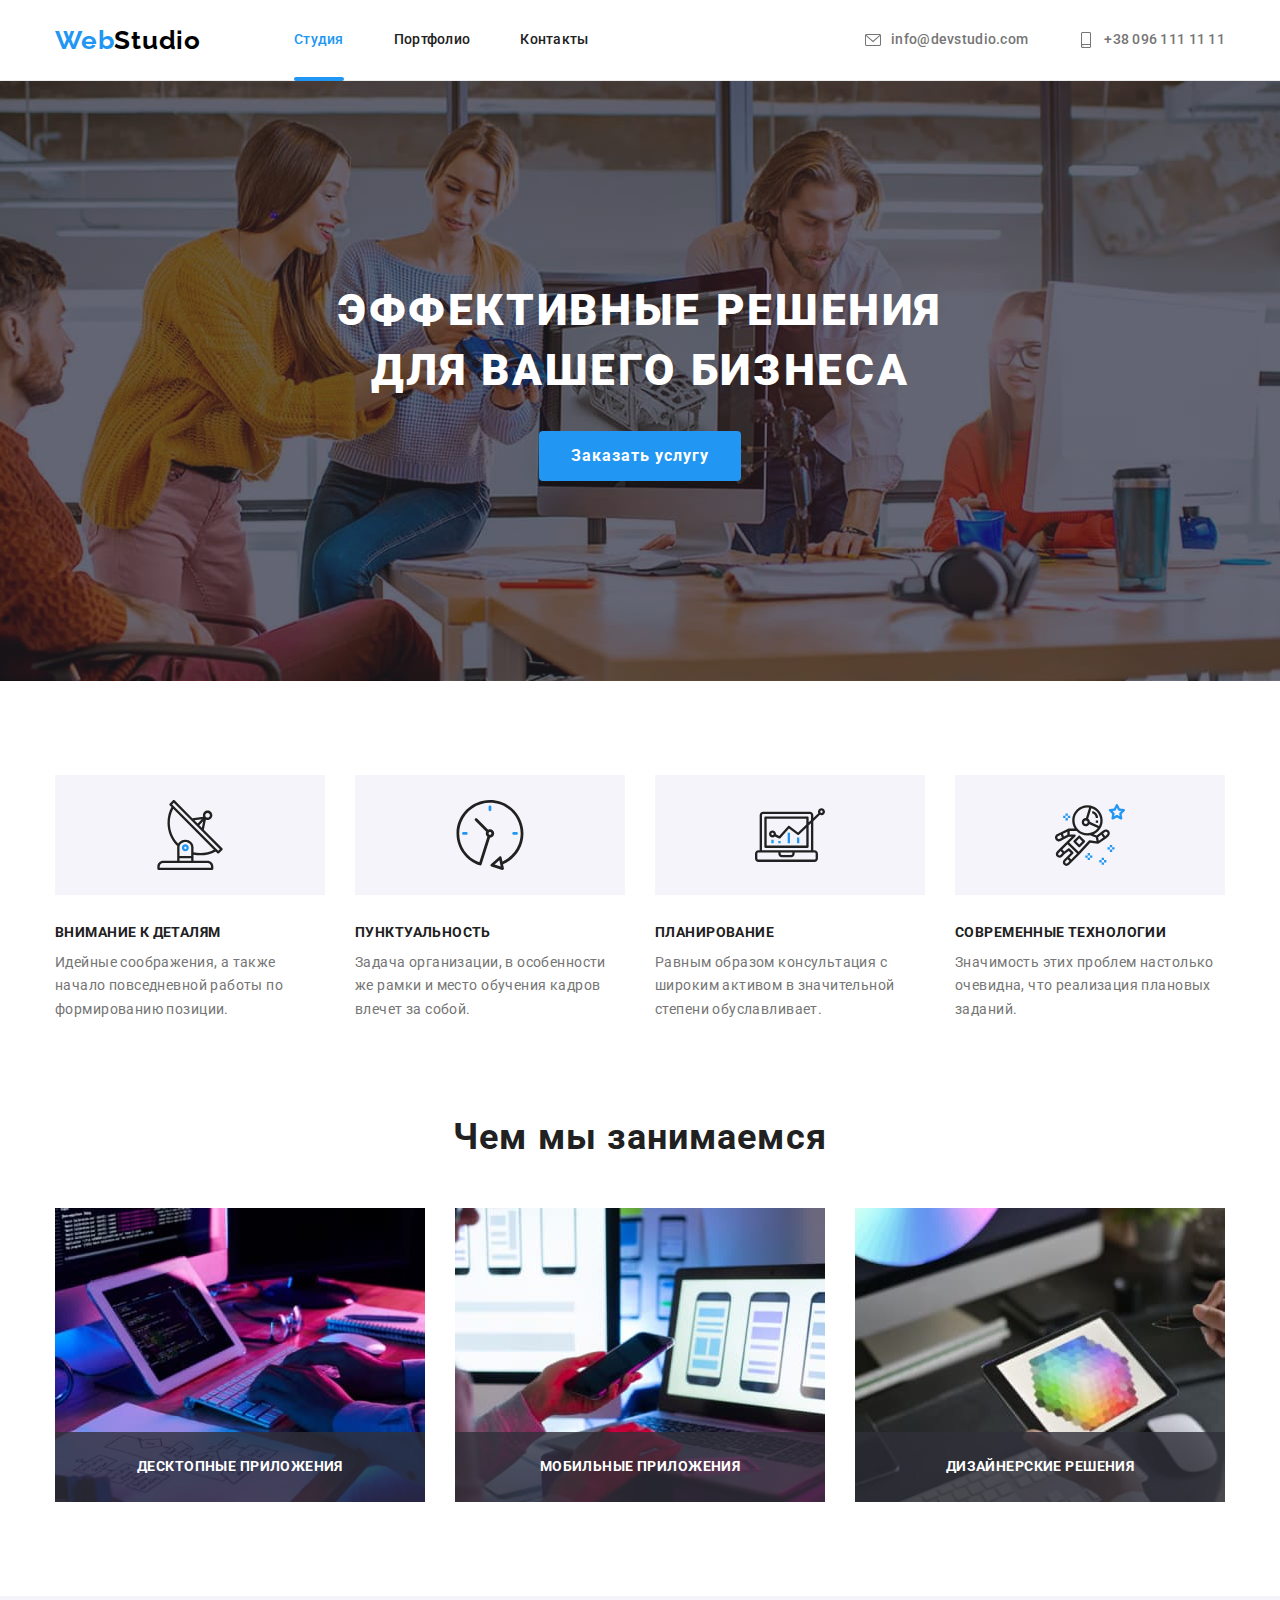
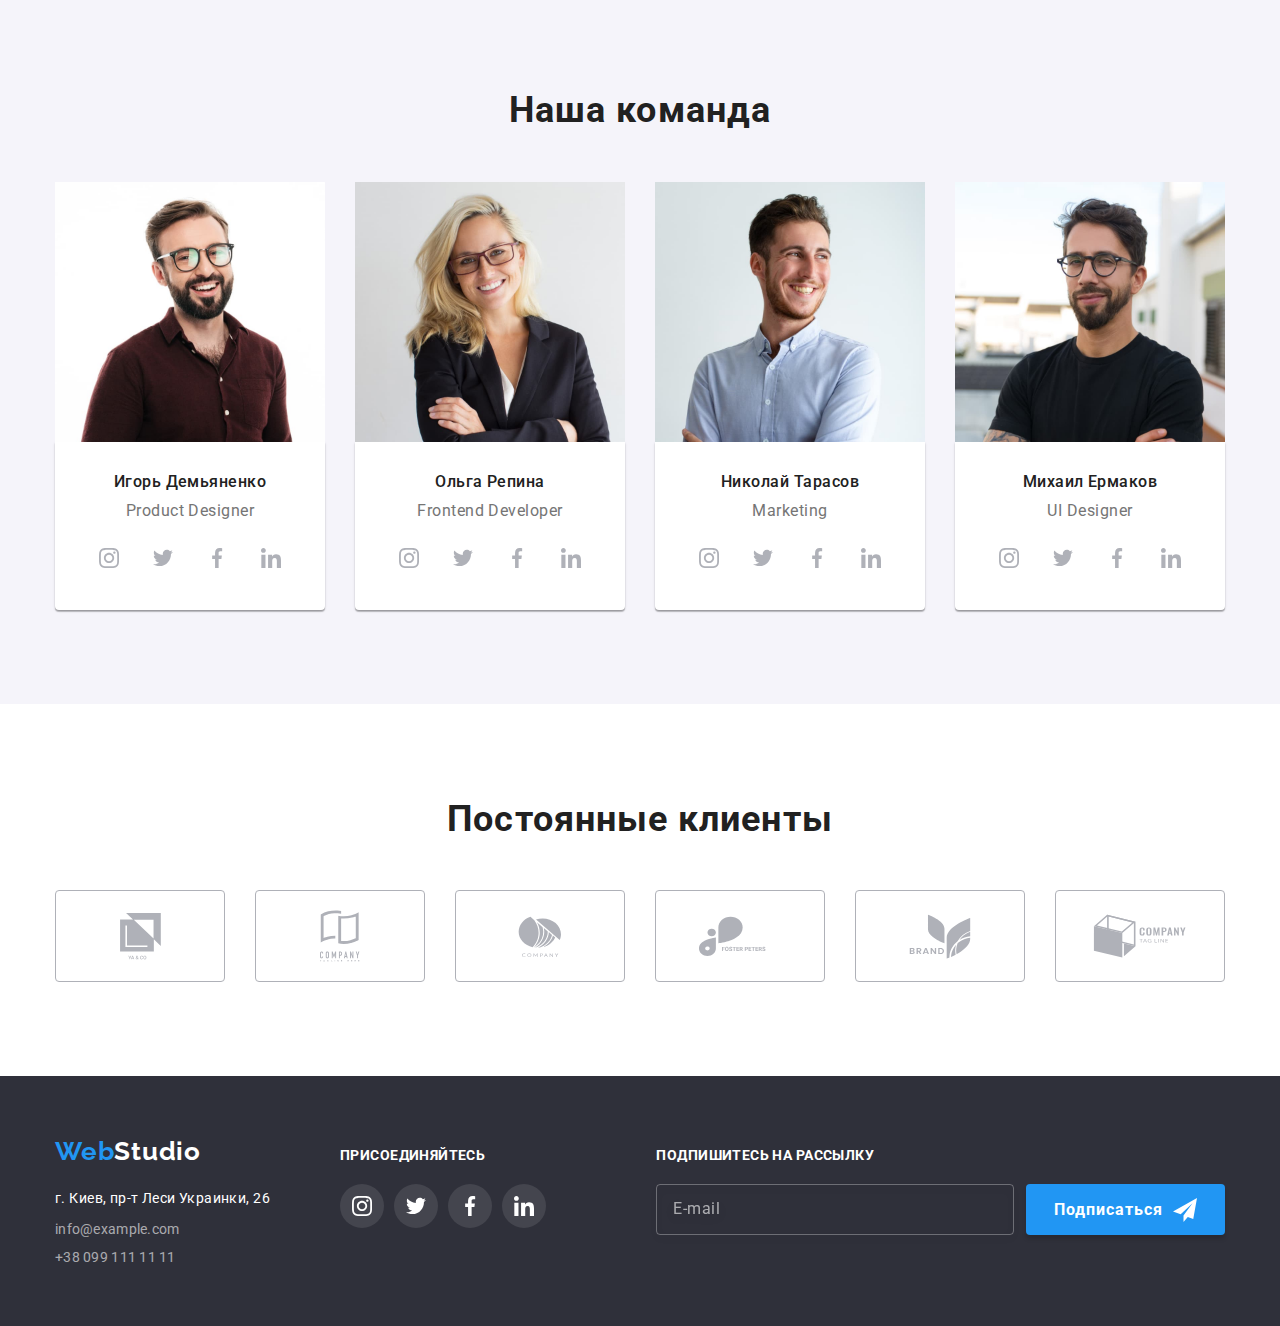
<file: index.html>
<!DOCTYPE html>
<html lang="ru">
  <head>
    <meta charset="UTF-8" />
    <meta http-equiv="X-UA-Compatible" content="IE=edge" />
    <meta name="viewport" content="width=device-width, initial-scale=1.0" />
    <title>Студия</title>
    <link rel="stylesheet" href="./css/modern-normalize.css" />
    <link rel="stylesheet" href="./css/main.min.css" />
    <link rel="preconnect" href="https://fonts.googleapis.com" />
    <link rel="preconnect" href="https://fonts.gstatic.com" crossorigin />
    <link
      href="https://fonts.googleapis.com/css2?family=Raleway:wght@700&family=Roboto:wght@400;500;700;900&display=swap"
      rel="stylesheet"
    />
  </head>
  <body>
    <header class="header">
      <div class="container header__container">
        <nav class="header__navi">
          <a class="header-logo__first header-logo logo link" lang="en" href="./index.html"
            >Web<span class="header-logo__second logo">Studio</span></a
          >

          <ul class="header-list list">
            <li class="header-list__item">
              <a class="header-list__link current link" href="./index.html">Студия</a>
            </li>
            <li class="header-list__item">
              <a class="header-list__link link" href="./portfolio.html">Портфолио</a>
            </li>
            <li class="header-list__item">
              <a class="header-list__link link" href="">Контакты</a>
            </li>
          </ul>
        </nav>
        <ul class="contact-list list">
          <li class="contact-list__item">
            <a href="mailto:info@devstudio.com" class="contact-list__contacts header-envelope link">
              <svg class="contact-list__item-icon" width="16" height="16">
                <use href="./images/icons.svg#icon-envelope"></use>
              </svg>
              info@devstudio.com</a
            >
          </li>
          <li class="contact-list__item">
            <a href="tel:+380961111111" class="contact-list__contacts header-tel link">
              <svg class="contact-list__item-icon" width="16" height="16">
                <use href="./images/icons.svg#icon-smartphone"></use>
              </svg>
              +38 096 111 11 11</a
            >
          </li>
        </ul>
      </div>
    </header>
    <main>
      <section class="main section">
        <div class="container main__container">
          <h1 class="main__title">Эффективные решения для вашего бизнеса</h1>
          <button class="main__btn" type="button" data-modal-open>Заказать услугу</button>
        </div>
      </section>
      <section class="features section">
        <div class="container">
          <h2 class="features__title visually-hidden">заголовок</h2>
          <ul class="features-list list">
            <li class="features-list__item">
              <div class="features-list__icon-item">
                <svg class="features-list__icon-icon" width="70" height="70">
                  <use href="./images/icons.svg#icon-antenna"></use>
                </svg>
              </div>
              <h3 class="features-list__func">Внимание к деталям</h3>
              <p class="features-list__text">
                Идейные соображения, а также начало повседневной работы по формированию позиции.
              </p>
            </li>
            <li class="features-list__item">
              <div class="features-list__icon-item">
                <svg class="features-list__icon-icon" width="70" height="70">
                  <use href="./images/icons.svg#icon-clock"></use>
                </svg>
              </div>
              <h3 class="features-list__func">Пунктуальность</h3>
              <p class="features-list__text">
                Задача организации, в особенности же рамки и место обучения кадров влечет за собой.
              </p>
            </li>
            <li class="features-list__item">
              <div class="features-list__icon-item">
                <svg class="features-list__icon-icon" width="70" height="70">
                  <use href="./images/icons.svg#icon-diagram"></use>
                </svg>
              </div>
              <h3 class="features-list__func">Планирование</h3>
              <p class="features-list__text">
                Равным образом консультация с широким активом в значительной степени обуславливает.
              </p>
            </li>
            <li class="features-list__item">
              <div class="features-list__icon-item">
                <svg class="features-list__icon-icon" width="70" height="70">
                  <use href="./images/icons.svg#icon-astronaut"></use>
                </svg>
              </div>
              <h3 class="features-list__func">Современные технологии</h3>
              <p class="features-list__text">
                Значимость этих проблем настолько очевидна, что реализация плановых заданий.
              </p>
            </li>
          </ul>
        </div>
      </section>
      <section class="about section">
        <div class="container">
          <h2 class="about__title">Чем мы занимаемся</h2>
          <ul class="about-list list">
            <li class="about-list__item">
              <img
                src="./images/box_01.jpg"
                alt="Адаптация сайта для ПК"
                width="370"
                height="294"
              />
              <div class="about-list__top">
                <p class="about-list__top-text">Десктопные приложения</p>
              </div>
            </li>
            <li class="about-list__item">
              <img
                src="./images/box_02.jpg"
                alt="Адаптация сайта для смаптфона"
                width="370"
                height="294"
              />
              <div class="about-list__top">
                <p class="about-list__top-text">Мобильные приложения</p>
              </div>
            </li>
            <li class="about-list__item">
              <img
                src="./images/box_03.jpg"
                alt="Адаптация сайта для планшета"
                width="370"
                height="294"
              />
              <div class="about-list__top">
                <p class="about-list__top-text">Дизайнерские решения</p>
              </div>
            </li>
          </ul>
        </div>
      </section>
      <section class="team section">
        <div class="container">
          <h2 class="team__title">Наша команда</h2>
          <ul class="team-list list">
            <li class="team-list__item">
              <img
                src="./images/img_01.jpg"
                alt="Игорь Демьяненко"
                width="270"
                height="260"
                class="team-img"
              />
              <div class="team-list__card">
                <h3 class="team-list__personal">Игорь Демьяненко</h3>
                <p lang="en" class="team-list__text">Product Designer</p>
                <ul class="team-list__social social list">
                  <li class="social__item">
                    <a href="" class="social__link">
                      <svg class="social__icon" width="20" height="20">
                        <use href="./images/icons.svg#icon-instagram"></use>
                      </svg>
                    </a>
                  </li>
                  <li class="social__item">
                    <a href="" class="social__link">
                      <svg class="social__icon" width="20" height="20">
                        <use href="./images/icons.svg#icon-twitter"></use>
                      </svg>
                    </a>
                  </li>
                  <li class="social__item">
                    <a href="" class="social__link">
                      <svg class="social__icon" width="20" height="20">
                        <use href="./images/icons.svg#icon-facebook"></use>
                      </svg>
                    </a>
                  </li>
                  <li class="social__item">
                    <a href="" class="social__link">
                      <svg class="social__icon" width="20" height="20">
                        <use href="./images/icons.svg#icon-linkedin"></use>
                      </svg>
                    </a>
                  </li>
                </ul>
              </div>
            </li>
            <li class="team-list__item">
              <img
                src="./images/img_02.jpg"
                alt="Ольга Репина"
                width="270"
                height="260"
                class="team-img"
              />
              <div class="team-list__card">
                <h3 class="team-list__personal">Ольга Репина</h3>
                <p lang="en" class="team-list__text">Frontend Developer</p>
                <ul class="team-list__social social list">
                  <li class="social__item">
                    <a href="" class="social__link">
                      <svg class="social__icon" width="20" height="20">
                        <use href="./images/icons.svg#icon-instagram"></use>
                      </svg>
                    </a>
                  </li>
                  <li class="social__item">
                    <a href="" class="social__link">
                      <svg class="social__icon" width="20" height="20">
                        <use href="./images/icons.svg#icon-twitter"></use>
                      </svg>
                    </a>
                  </li>
                  <li class="social__item">
                    <a href="" class="social__link">
                      <svg class="social__icon" width="20" height="20">
                        <use href="./images/icons.svg#icon-facebook"></use>
                      </svg>
                    </a>
                  </li>
                  <li class="social__item">
                    <a href="" class="social__link">
                      <svg class="social__icon" width="20" height="20">
                        <use href="./images/icons.svg#icon-linkedin"></use>
                      </svg>
                    </a>
                  </li>
                </ul>
              </div>
            </li>
            <li class="team-list__item">
              <img
                src="./images/img_03.jpg"
                alt="Николай Тарасов"
                width="270"
                height="260"
                class="team-img"
              />
              <div class="team-list__card">
                <h3 class="team-list__personal">Николай Тарасов</h3>
                <p lang="en" class="team-list__text">Marketing</p>
                <ul class="team-list__social social list">
                  <li class="social__item">
                    <a href="" class="social__link">
                      <svg class="social__icon" width="20" height="20">
                        <use href="./images/icons.svg#icon-instagram"></use>
                      </svg>
                    </a>
                  </li>
                  <li class="social__item">
                    <a href="" class="social__link">
                      <svg class="social__icon" width="20" height="20">
                        <use href="./images/icons.svg#icon-twitter"></use>
                      </svg>
                    </a>
                  </li>
                  <li class="social__item">
                    <a href="" class="social__link">
                      <svg class="social__icon" width="20" height="20">
                        <use href="./images/icons.svg#icon-facebook"></use>
                      </svg>
                    </a>
                  </li>
                  <li class="social__item">
                    <a href="" class="social__link">
                      <svg class="social__icon" width="20" height="20">
                        <use href="./images/icons.svg#icon-linkedin"></use>
                      </svg>
                    </a>
                  </li>
                </ul>
              </div>
            </li>
            <li class="team-list__item">
              <img
                src="./images/img_04.jpg"
                alt="Михаил Ермаков"
                width="270"
                height="260"
                class="team-img"
              />
              <div class="team-list__card">
                <h3 class="team-list__personal">Михаил Ермаков</h3>
                <p lang="en" class="team-list__text">UI Designer</p>
                <ul class="team-list__social social list">
                  <li class="social__item">
                    <a href="" class="social__link">
                      <svg class="social__icon" width="20" height="20">
                        <use href="./images/icons.svg#icon-instagram"></use>
                      </svg>
                    </a>
                  </li>
                  <li class="social__item">
                    <a href="" class="social__link">
                      <svg class="social__icon" width="20" height="20">
                        <use href="./images/icons.svg#icon-twitter"></use>
                      </svg>
                    </a>
                  </li>
                  <li class="social__item">
                    <a href="" class="social__link">
                      <svg class="social__icon" width="20" height="20">
                        <use href="./images/icons.svg#icon-facebook"></use>
                      </svg>
                    </a>
                  </li>
                  <li class="social__item">
                    <a href="" class="social__link">
                      <svg class="social__icon" width="20" height="20">
                        <use href="./images/icons.svg#icon-linkedin"></use>
                      </svg>
                    </a>
                  </li>
                </ul>
              </div>
            </li>
          </ul>
        </div>
      </section>
      <section class="client section">
        <h2 class="client__title">Постоянные клиенты</h2>
        <ul class="client-list list">
          <li class="client__item">
            <a href="" class="client__link">
              <svg class="client__icon" width="41" height="46.7">
                <use href="./images/icons.svg#icon-group_01"></use>
              </svg>
            </a>
          </li>
          <li class="client__item">
            <a href="" class="client__link">
              <svg class="client__icon" width="40" height="52">
                <use href="./images/icons.svg#icon-group_02"></use>
              </svg>
            </a>
          </li>
          <li class="client__item">
            <a href="" class="client__link">
              <svg class="client__icon" width="43.46" height="41.18">
                <use href="./images/icons.svg#icon-group_03"></use>
              </svg>
            </a>
          </li>
          <li class="client__item">
            <a href="" class="client__link">
              <svg class="client__icon" width="84.44" height="40.62">
                <use href="./images/icons.svg#icon-group_04"></use>
              </svg>
            </a>
          </li>
          <li class="client__item">
            <a href="" class="client__link">
              <svg class="client__icon" width="62.54" height="45.43">
                <use href="./images/icons.svg#icon-group_05"></use>
              </svg>
            </a>
          </li>
          <li class="client__item">
            <a href="" class="client__link">
              <svg class="client__icon" width="93.79" height="43.93">
                <use href="./images/icons.svg#icon-group_06"></use>
              </svg>
            </a>
          </li>
        </ul>
      </section>
    </main>
    <footer class="footer-main">
      <div class="container footer">
        <div class="footer__first">
          <a lang="en" href="./index.html" class="footer-logo__first logo footer-logo link"
            >Web<span class="footer-logo__second logo">Studio</span></a
          >
          <address class="footer__addr">
            <ul class="footer-list list">
              <li class="footer-list__item">
                <a href="https://goo.gl/maps/25rhQZWRj38k3xnr6" class="footer-list__address link"
                  >г. Киев, пр-т Леси Украинки, 26</a
                >
              </li>
              <li class="footer-list__item">
                <a href="mailto:info@example.com" class="footer-list__contacts link"
                  >info@example.com</a
                >
              </li>
              <li class="footer-list__item">
                <a href="tel:+380991111111" class="footer-list__contacts link">+38 099 111 11 11</a>
              </li>
            </ul>
          </address>
        </div>
        <div class="footer-list__join join">
          <p class="join__title">присоединяйтесь</p>
          <ul class="join__social social list">
            <li class="join__social-item">
              <a href="" class="join__social-link">
                <svg class="join__social-icon" width="20" height="20">
                  <use href="./images/icons.svg#icon-instagram"></use>
                </svg>
              </a>
            </li>
            <li class="join__social-item">
              <a href="" class="join__social-link">
                <svg class="join__social-icon" width="20" height="20">
                  <use href="./images/icons.svg#icon-twitter"></use>
                </svg>
              </a>
            </li>
            <li class="join__social-item">
              <a href="" class="join__social-link">
                <svg class="join__social-icon" width="20" height="20">
                  <use href="./images/icons.svg#icon-facebook"></use>
                </svg>
              </a>
            </li>
            <li class="join__social-item">
              <a href="" class="join__social-link">
                <svg class="join__social-icon" width="20" height="20">
                  <use href="./images/icons.svg#icon-linkedin"></use>
                </svg>
              </a>
            </li>
          </ul>
        </div>
        <div class="mailing">
          <p class="mailing__title">Подпишитесь на рассылку</p>
          <form action="#" class="mailing__forms">
            <input type="email" class="mailing__text" placeholder="E-mail" />
            <button type="submit" class="mailing__btn">
              Подписаться
              <svg class="mailing__send" width="24" height="24">
                <use href="images/icons.svg#icon-send"></use>
              </svg>
            </button>
          </form>
        </div>
      </div>
    </footer>

    <div class="dropwindow is-hidden" data-modal>
      <div class="modal">
        <button type="button" class="modal__close" data-modal-close>
          <svg class="modal__close-icon" width="18" height="18">
            <use href="./images/icons.svg#icon-close"></use>
          </svg>
        </button>
        <p class="modal__title">Оставьте свои данные, мы вам перезвоним</p>
        <form action="#" class="modal-form">
          <div class="modal-form__field">
            <label for="user-name" class="modal-form__text">Имя</label>
            <div class="modal-form__wrap">
              <input
                type="text"
                name="user-name"
                class="modal-form__input"
                id="user-name"
                required
              />
              <svg class="modal-form__icon" width="18" height="18">
                <use href="images/icons.svg#icon-person"></use>
              </svg>
            </div>
          </div>
          <div class="modal-form__field">
            <label for="user-tel" class="modal-form__text">Телефон</label>
            <div class="modal-form__wrap">
              <input type="tel" name="user-tel" class="modal-form__input" id="user-tel" required />
              <svg class="modal-form__icon" width="18" height="18">
                <use href="images/icons.svg#icon-phone"></use>
              </svg>
            </div>
          </div>
          <div class="modal-form__field">
            <label for="user-email" class="modal-form__text">Почта</label>
            <div class="modal-form__wrap">
              <input type="email" name="user-email" class="modal-form__input" id="user-email" />
              <svg class="modal-form__icon" width="18" height="18">
                <use href="images/icons.svg#icon-email"></use>
              </svg>
            </div>
          </div>
          <div class="modal-form__field comment-text">
            <label for="user-text" class="modal-form__text">Комментарий</label>
            <textarea
              name="user-text"
              id="user-text"
              class="modal-form__text-area"
              placeholder="Введите текст"
            ></textarea>
          </div>
          <div class="modal-form__field checkbox-form-field">
            <input
              type="checkbox"
              name="policy"
              id="modal-check"
              class="modal-form__check visually-hidden"
            />
            <label for="modal-check" class="modal-form__check-text">
              <span>
                <svg class="modal-form__icon-check" width="13" height="11">
                  <use href="images/icons.svg#icon-check"></use>
                </svg> </span
              >Соглашаюсь с рассылкой и принимаю
              <a href="#" class="modal-form__check-link">Условия договора</a></label
            >
          </div>
          <button type="submit" class="main__btn modal-form__btn">Отправить</button>
        </form>
      </div>
    </div>
    <script src="./js/modal.js"></script>
  </body>
</html>
</file>
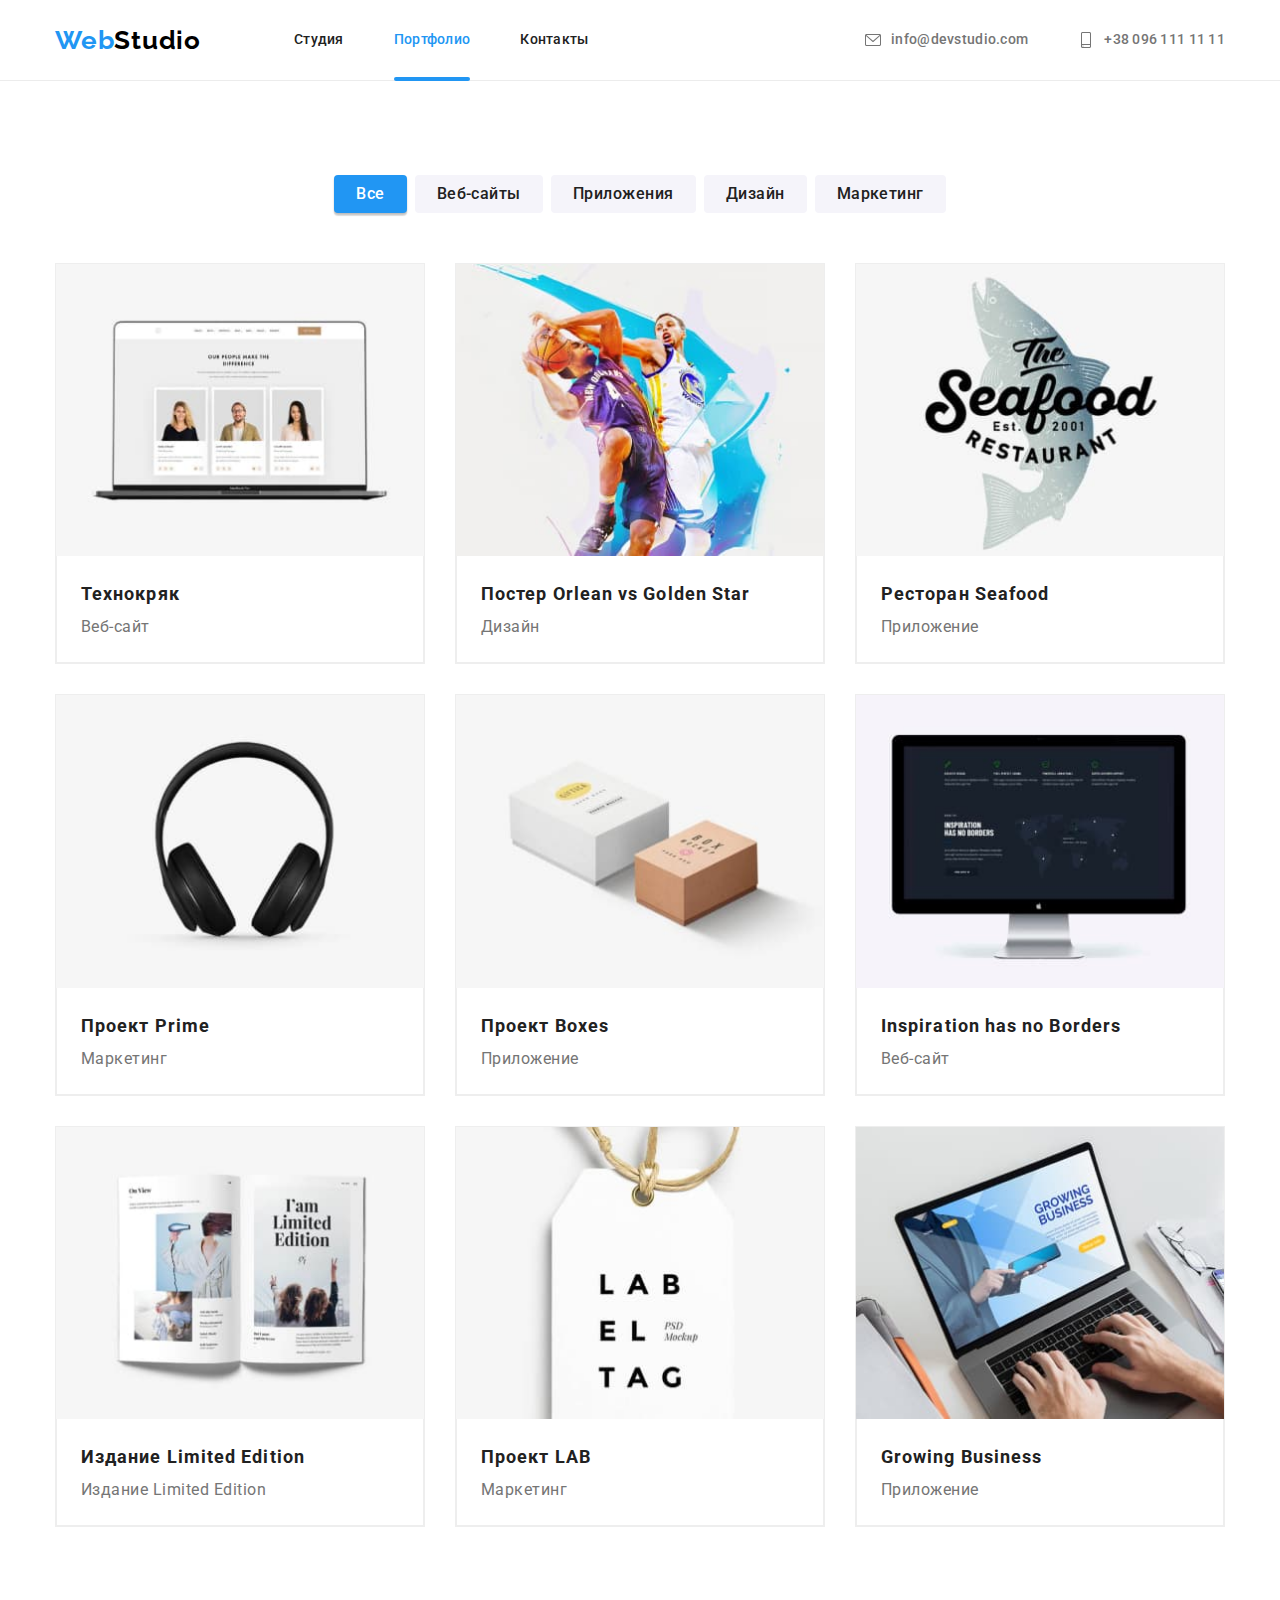
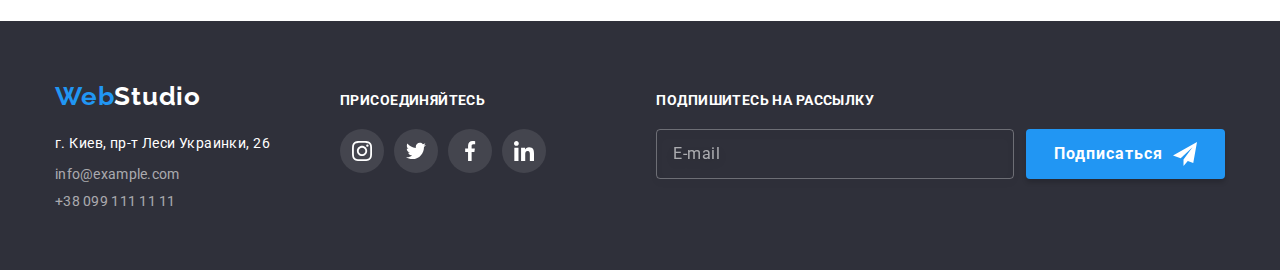
<file: portfolio.html>
<!DOCTYPE html>
<html lang="ru">
  <head>
    <meta charset="UTF-8" />
    <meta http-equiv="X-UA-Compatible" content="IE=edge" />
    <meta name="viewport" content="width=device-width, initial-scale=1.0" />
    <title>Портфолио</title>
    <link rel="stylesheet" href="./css/modern-normalize.css" />
    <link rel="stylesheet" href="./css/main.min.css" />
    <link rel="preconnect" href="https://fonts.googleapis.com" />
    <link rel="preconnect" href="https://fonts.gstatic.com" crossorigin />
    <link
      href="https://fonts.googleapis.com/css2?family=Raleway:wght@700&family=Roboto:wght@400;500;700;900&display=swap"
      rel="stylesheet"
    />
  </head>
  <body>
    <header class="header">
      <div class="container header__container">
        <nav class="header__navi">
          <a class="header-logo__first header-logo logo link" lang="en" href="./index.html"
            >Web<span class="header-logo__second logo">Studio</span></a
          >

          <ul class="header-list list">
            <li class="header-list__item">
              <a class="header-list__link link" href="./index.html">Студия</a>
            </li>
            <li class="header-list__item">
              <a class="header-list__link current link" href="./portfolio.html">Портфолио</a>
            </li>
            <li class="header-list__item">
              <a class="header-list__link link" href="">Контакты</a>
            </li>
          </ul>
        </nav>
        <ul class="contact-list list">
          <li class="contact-list__item">
            <a href="mailto:info@devstudio.com" class="contact-list__contacts header-envelope link">
              <svg class="contact-list__item-icon" width="16" height="16">
                <use href="./images/icons.svg#icon-envelope"></use>
              </svg>
              info@devstudio.com</a
            >
          </li>
          <li class="contact-list__item">
            <a href="tel:+380961111111" class="contact-list__contacts header-tel link">
              <svg class="contact-list__item-icon" width="16" height="16">
                <use href="./images/icons.svg#icon-smartphone"></use>
              </svg>
              +38 096 111 11 11</a
            >
          </li>
        </ul>
      </div>
    </header>
    <main>
      <section class="filter section">
        <div class="container">
          <h1 class="filter__title visually-hidden">Projects</h1>
          <ul class="filter-list list">
            <li class="filter-list__item">
              <button class="filter-list__btn current-btn" type="button">Все</button>
            </li>
            <li class="filter-list__item">
              <button class="filter-list__btn" type="button">Веб-сайты</button>
            </li>
            <li class="filter-list__item">
              <button class="filter-list__btn" type="button">Приложения</button>
            </li>
            <li class="filter-list__item">
              <button class="filter-list__btn" type="button">Дизайн</button>
            </li>
            <li class="filter-list__item">
              <button class="filter-list__btn" type="button">Маркетинг</button>
            </li>
          </ul>
          <ul class="work-list list">
            <li class="work-list__item">
              <div class="work-list__item-focus">
                <a href="" class="work-list__focus-link link">
                  <div class="work-list__item-wrap">
                    <img src="./images/portfolio/techno.jpg" width="370" alt="Технокряк" />
                    <p class="work-list__top-text">
                      Технокряк это современная площадка распространения коронавируса. Компании
                      используют эту платформу для цифрового шпионажа и атак на защищённые сервера
                      конкурентов.
                    </p>
                  </div>
                  <div class="work-list__about">
                    <h2 class="work-list__title">Технокряк</h2>
                    <p class="work-list__text">Веб-сайт</p>
                  </div>
                </a>
              </div>
            </li>

            <li class="work-list__item">
              <div class="work-list__item-focus">
                <a href="" class="work-list__focus-link link">
                  <div class="work-list__item-wrap">
                    <img
                      src="./images/portfolio/poster.jpg"
                      width="370"
                      alt="Постер New Orlean vs Golden Star"
                    />
                    <p class="work-list__top-text">
                      Lorem ipsum dolor sit amet consectetur adipisicing elit. Rerum, placeat
                      molestiae accusantium facere illum sapiente. Accusantium, sit quod maiores
                      nulla, tempore ratione laudantium a maxime atque odit ipsam reprehenderit
                      impedit!
                    </p>
                  </div>
                  <div class="work-list__about">
                    <h2 class="work-list__title">
                      Постер <span lang="en">Orlean vs Golden Star</span>
                    </h2>
                    <p class="work-list__text">Дизайн</p>
                  </div>
                </a>
              </div>
            </li>

            <li class="work-list__item">
              <div class="work-list__item-focus">
                <a href="" class="work-list__focus-link link">
                  <div class="work-list__item-wrap">
                    <img src="./images/portfolio/seafood.jpg" width="370" alt="Ресторан Seafood" />
                    <p class="work-list__top-text">
                      Lorem ipsum dolor sit amet consectetur adipisicing elit. Rerum, placeat
                      molestiae accusantium facere illum sapiente. Accusantium, sit quod maiores
                      nulla, tempore ratione laudantium a maxime atque odit ipsam reprehenderit
                      impedit!
                    </p>
                  </div>
                  <div class="work-list__about">
                    <h2 class="work-list__title">Ресторан <span lang="en">Seafood</span></h2>
                    <p class="work-list__text">Приложение</p>
                  </div>
                </a>
              </div>
            </li>
            <li class="work-list__item">
              <div class="work-list__item-focus">
                <a href="" class="work-list__focus-link link">
                  <div class="work-list__item-wrap">
                    <img src="./images/portfolio/prime.jpg" width="370" alt="Проект Prime" />
                    <p class="work-list__top-text">
                      Lorem ipsum dolor sit amet consectetur adipisicing elit. Rerum, placeat
                      molestiae accusantium facere illum sapiente. Accusantium, sit quod maiores
                      nulla, tempore ratione laudantium a maxime atque odit ipsam reprehenderit
                      impedit!
                    </p>
                  </div>
                  <div class="work-list__about">
                    <h2 class="work-list__title">Проект <span lang="en">Prime</span></h2>
                    <p class="work-list__text">Маркетинг</p>
                  </div>
                </a>
              </div>
            </li>
            <li class="work-list__item">
              <div class="work-list__item-focus">
                <a href="" class="work-list__focus-link link">
                  <div class="work-list__item-wrap">
                    <img src="./images/portfolio/boxes.jpg" width="370" alt="Проект Boxes" />
                    <p class="work-list__top-text">
                      Lorem ipsum dolor sit amet consectetur adipisicing elit. Eius, soluta deserunt
                      praesentium ea harum ipsum quis dolores, aut iusto ducimus doloremque atque
                      consequatur sapiente vero? In error atque eius unde.
                    </p>
                  </div>
                  <div class="work-list__about">
                    <h2 class="work-list__title">Проект <span lang="en">Boxes</span></h2>
                    <p class="work-list__text">Приложение</p>
                  </div>
                </a>
              </div>
            </li>
            <li class="work-list__item">
              <div class="work-list__item-focus">
                <a href="" class="work-list__focus-link link">
                  <div class="work-list__item-wrap">
                    <img
                      lang="en"
                      src="./images/portfolio/borders.jpg"
                      width="370"
                      alt="Inspiration has no Borders"
                    />
                    <p class="work-list__top-text">
                      Lorem ipsum dolor sit amet consectetur adipisicing elit. Rerum, placeat
                      molestiae accusantium facere illum sapiente. Accusantium, sit quod maiores
                      nulla, tempore ratione laudantium a maxime atque odit ipsam reprehenderit
                      impedit!
                    </p>
                  </div>
                  <div class="work-list__about">
                    <h2 lang="en" class="work-list__title">Inspiration has no Borders</h2>
                    <p class="work-list__text">Веб-сайт</p>
                  </div>
                </a>
              </div>
            </li>
            <li class="work-list__item">
              <div class="work-list__item-focus">
                <a href="" class="work-list__focus-link link">
                  <div class="work-list__item-wrap">
                    <img
                      src="./images/portfolio/limited.jpg"
                      width="370"
                      alt="Издание Limited Edition"
                    />
                    <p class="work-list__top-text">
                      Lorem ipsum dolor sit amet consectetur adipisicing elit. Rerum, placeat
                      molestiae accusantium facere illum sapiente. Accusantium, sit quod maiores
                      nulla, tempore ratione laudantium a maxime atque odit ipsam reprehenderit
                      impedit!
                    </p>
                  </div>
                  <div class="work-list__about">
                    <h2 class="work-list__title">Издание <span lang="en">Limited Edition</span></h2>
                    <p class="work-list__text">Издание <span lang="en">Limited Edition</span></p>
                  </div>
                </a>
              </div>
            </li>
            <li class="work-list__item">
              <div class="work-list__item-focus">
                <a href="" class="work-list__focus-link link">
                  <div class="work-list__item-wrap">
                    <img src="./images/portfolio/lab.jpg" width="370" alt="Проект LAB" />
                    <p class="work-list__top-text">
                      Lorem ipsum dolor sit amet consectetur adipisicing elit. Rerum, placeat
                      molestiae accusantium facere illum sapiente. Accusantium, sit quod maiores
                      nulla, tempore ratione laudantium a maxime atque odit ipsam reprehenderit
                      impedit!
                    </p>
                  </div>
                  <div class="work-list__about">
                    <h2 class="work-list__title">Проект <span lang="en">LAB</span></h2>
                    <p class="work-list__text">Маркетинг</p>
                  </div>
                </a>
              </div>
            </li>
            <li class="work-list__item">
              <div class="work-list__item-focus">
                <a href="" class="work-list__focus-link link">
                  <div class="work-list__item-wrap">
                    <img
                      lang="en"
                      src="./images/portfolio/business.jpg"
                      width="370"
                      alt="Growing Business"
                    />
                    <p class="work-list__top-text">
                      Lorem ipsum dolor sit amet consectetur adipisicing elit. Rerum, placeat
                      molestiae accusantium facere illum sapiente. Accusantium, sit quod maiores
                      nulla, tempore ratione laudantium a maxime atque odit ipsam reprehenderit
                      impedit!
                    </p>
                  </div>
                  <div class="work-list__about">
                    <h2 lang="en" class="work-list__title">Growing Business</h2>
                    <p class="work-list__text">Приложение</p>
                  </div>
                </a>
              </div>
            </li>
          </ul>
        </div>
      </section>
    </main>
    <footer class="footer-main">
      <div class="container footer">
        <div class="footer__first">
          <a lang="en" href="./index.html" class="footer-logo__first logo footer-logo link"
            >Web<span class="footer-logo__second logo">Studio</span></a
          >
          <address class="footer__addr">
            <ul class="footer-list list">
              <li class="footer-list__item">
                <a href="https://goo.gl/maps/25rhQZWRj38k3xnr6" class="footer-list__address link"
                  >г. Киев, пр-т Леси Украинки, 26</a
                >
              </li>
              <li class="footer-list__item">
                <a href="mailto:info@example.com" class="footer-list__contacts link"
                  >info@example.com</a
                >
              </li>
              <li class="footer-list__item">
                <a href="tel:+380991111111" class="footer-list__contacts link">+38 099 111 11 11</a>
              </li>
            </ul>
          </address>
        </div>
        <div class="footer-list__join join">
          <p class="join__title">присоединяйтесь</p>
          <ul class="join__social social list">
            <li class="join__social-item">
              <a href="" class="join__social-link">
                <svg class="join__social-icon" width="20" height="20">
                  <use href="./images/icons.svg#icon-instagram"></use>
                </svg>
              </a>
            </li>
            <li class="join__social-item">
              <a href="" class="join__social-link">
                <svg class="join__social-icon" width="20" height="20">
                  <use href="./images/icons.svg#icon-twitter"></use>
                </svg>
              </a>
            </li>
            <li class="join__social-item">
              <a href="" class="join__social-link">
                <svg class="join__social-icon" width="20" height="20">
                  <use href="./images/icons.svg#icon-facebook"></use>
                </svg>
              </a>
            </li>
            <li class="join__social-item">
              <a href="" class="join__social-link">
                <svg class="join__social-icon" width="20" height="20">
                  <use href="./images/icons.svg#icon-linkedin"></use>
                </svg>
              </a>
            </li>
          </ul>
        </div>
        <div class="mailing">
          <p class="mailing__title">Подпишитесь на рассылку</p>
          <form action="#" class="mailing__forms">
            <input type="email" class="mailing__text" placeholder="E-mail" />
            <button type="submit" class="mailing__btn">
              Подписаться
              <svg class="mailing__send" width="24" height="24">
                <use href="images/icons.svg#icon-send"></use>
              </svg>
            </button>
          </form>
        </div>
      </div>
    </footer>
  </body>
</html>
</file>
<file: css/main.min.css>
:root{--first-color:#ffffff;--second-color:#212121;--third-color:#757575;--accent-color:#2196f3;--background-button:#f5f4fa;--contacts-color:rgba(255,255,255,0.6);--background-first:#2f303a;--background-second:#e5e5e5;--logo-color:#000000;--hover-color:#188ce8;--icon-color:#afb1b8}body{font-family:Roboto, sans-serif;color:var(--second-color)}button{cursor:pointer}img{display:block;max-width:100%}p,h1,h2,h3,h4,h5,h6{margin:0}ul{margin:0;padding:0}.list{list-style:none}.link{text-decoration:none}.container{width:1200px;padding-left:15px;padding-right:15px;margin:0 auto}.section{padding-top:94px;padding-bottom:94px}.visually-hidden{position:absolute;width:1px;height:1px;margin:-1px;border:0;padding:0;white-space:nowrap;clip-path:inset(100%);clip:rect(0 0 0 0);overflow:hidden}.logo{font-family:Raleway;font-weight:700;font-size:26px;line-height:1.19;letter-spacing:0.03em}.header-logo{display:block;padding-top:24px;padding-bottom:24px}.header-logo__first{color:var(--accent-color);margin-right:93px}.header-logo__second{color:var(--logo-color)}.footer-logo__first{color:var(--accent-color)}.footer-logo__second{color:var(--first-color)}.current-link{color:var(--accent-color)}.header{background-color:var(--first-color);border-bottom:1px solid #ececec;width:100%}.header-list__link{display:block;font-weight:500;font-size:14px;line-height:1.14;letter-spacing:0.02em;padding-top:32px;padding-bottom:32px;color:var(--second-color);transition:color 250ms cubic-bezier(0.4, 0, 0.2, 1);position:relative}.header-list__link:hover,.header-list__link:focus,.header-list__link.current{color:var(--accent-color)}.header-list__link:hover::after,.header-list__link:focus::after,.header-list__link.current::after{content:'';width:100%;height:4px;border-radius:2px;background-color:var(--accent-color);position:absolute;left:0;bottom:-1px}.contact-list__contacts{display:flex;align-items:center;font-weight:500;font-size:14px;line-height:1.14;letter-spacing:0.02em;padding-top:32px;padding-bottom:32px;color:var(--third-color);transition:color 250ms cubic-bezier(0.4, 0, 0.2, 1)}.contact-list__contacts:focus,.contact-list__contacts:hover{color:var(--accent-color)}.header__navi{display:flex;align-items:center}.header__container{display:flex;align-items:center}.header-list{display:flex}.header-list__item{display:block;margin-right:50px}.header-list__item:last-child{margin-right:0}.contact-list__item{display:flex;align-items:center;justify-content:center;margin-right:50px}.contact-list__item:last-child{margin-right:0px}.contact-list__item-icon{fill:currentColor;margin-right:10px}.contact-list{display:flex;margin-left:auto;justify-content:center;align-items:center}.footer-main{background-color:var(--background-first);padding-top:60px;padding-bottom:60px}.footer{display:flex;align-items:baseline}.footer-logo{display:block;margin-bottom:20px}.footer-list__item:not(:last-child){margin-bottom:9px}.footer-list__address{font-size:14px;font-style:normal;line-height:1.71;letter-spacing:0.03em;color:var(--first-color);transition:color 250ms cubic-bezier(0.4, 0, 0.2, 1)}.footer-list__address:hover,.footer-list__address:focus{color:var(--accent-color)}.footer-list__contacts{font-size:14px;font-style:normal;line-height:1.14;letter-spacing:0.02em;color:var(--contacts-color);transition:color 250ms cubic-bezier(0.4, 0, 0.2, 1)}.footer-list__contacts:hover,.footer-list__contacts:focus{color:var(--accent-color)}.join{justify-content:center;align-items:center;margin-top:0px;margin-left:70px}.join__title{font-weight:700;font-size:14px;line-height:1.14;letter-spacing:0.03em;text-align:left;text-transform:uppercase;color:var(--first-color);margin-bottom:20px}.join__social{display:flex;justify-content:center}.join__social-item{width:44px;height:44px}.join__social-item+.join__social-item{margin-left:10px}.join__social-link{display:flex;align-items:center;justify-content:center;width:100%;height:100%;border-radius:50%;background-color:rgba(255,255,255,0.1);transition:background-color 250ms cubic-bezier(0.4, 0, 0.2, 1)}.join__social-link:hover,.join__social-link:focus{background-color:var(--accent-color)}.join__social-icon{fill:var(--first-color)}.mailing{justify-content:center;align-items:center;margin-top:0px;margin-left:auto}.mailing__forms{display:flex}.mailing__forms:hover,.mailing__forms:focus{color:var(--accent-color)}.mailing__title{font-weight:700;font-size:14px;line-height:1.14;letter-spacing:0.03em;text-transform:uppercase;color:var(--first-color);margin-bottom:20px}.mailing__text{border:1px solid rgba(255,255,255,0.3);box-sizing:border-box;filter:drop-shadow(0px 4px 4px rgba(0,0,0,0.15));border-radius:4px;padding:15px 16px;background-color:transparent;width:358px;color:var(--first-color)}.mailing__text::placeholder{width:358px;height:50px;font-size:16px;line-height:1.25;display:flex;align-items:center;letter-spacing:0.03em;color:rgba(255,255,255,0.6)}.mailing__btn{display:flex;justify-content:center;align-items:center;padding:10px 28px;font-weight:700;font-size:16px;line-height:1.87;display:flex;align-items:center;text-align:center;letter-spacing:0.06em;color:var(--first-color);border:none;box-shadow:0px 4px 4px rgba(0,0,0,0.15);border-radius:4px;background:var(--accent-color);margin-left:12px}.mailing__send{margin-left:10px}.about{background-color:var(--first-color);padding-top:0}.about__title{font-weight:700;font-size:36px;line-height:1.17;text-align:center;letter-spacing:0.03em;color:var(--second-color);margin-bottom:50px}.about-list{display:flex}.about-list__item{position:relative}.about-list__item:not(:last-child){margin-right:30px}.about-list__top-text{display:flex;justify-content:center;align-items:center;width:370px;height:70px;font-weight:700;font-size:14px;line-height:1.14;text-align:center;letter-spacing:0.03em;text-transform:uppercase;color:var(--first-color);background-color:rgba(47,48,58,0.8);position:absolute;bottom:0}.client__title{font-weight:700px;font-size:36px;line-height:1.17;text-align:center;letter-spacing:0.03em;margin-top:0;margin-bottom:50px}.client-list{display:flex;justify-content:center}.client__item{display:flex;align-items:center;justify-content:center;width:170px;height:92px}.client__item+.client__item{margin-left:30px}.client__link{display:flex;align-items:center;justify-content:center;width:100%;height:100%;color:var(--icon-color);border:1px solid #afb1b8;border-radius:4px;transition:color 250ms cubic-bezier(0.4, 0, 0.2, 1),border-color 250ms cubic-bezier(0.4, 0, 0.2, 1)}.client__link:focus,.client__link:hover{color:var(--accent-color);border-color:var(--accent-color)}.client__icon{fill:currentColor}.features{background-color:var(--first-color)}.features-list__icon-list{display:flex;justify-content:center}.features-list__icon-item{display:flex;align-items:center;justify-content:center;width:270px;height:120px;background-color:var(--background-button);margin-bottom:30px}.features-list__icon-item+.features-list__icon-item{margin-left:30px}.features-list{display:flex}.features-list__item{max-width:270px}.features-list__item:not(:last-child){margin-right:30px}.features-list__func{font-weight:700;font-size:14px;line-height:1.14;letter-spacing:0.03em;text-transform:uppercase;color:var(--second-color);margin-bottom:10px}.features-list__text{font-size:14px;line-height:1.71;letter-spacing:0.03em;color:var(--third-color)}.main{background-image:linear-gradient(rgba(47,48,58,0.4), rgba(47,48,58,0.4)),url(../images/Img_bg.jpg);background-repeat:no-repeat;background-size:cover;background-position:center;margin-left:auto;margin-right:auto;max-width:1600px;text-align:center;padding-top:200px;padding-bottom:200px}.main__container{width:696px}.main__title{font-weight:900;font-size:44px;line-height:1.36;text-align:center;letter-spacing:0.06em;text-transform:uppercase;color:var(--first-color);margin-bottom:30px}.main__btn{font-family:Roboto;font-weight:700;font-size:16px;line-height:1.87;letter-spacing:0.06em;display:inline-block;border:none;border-radius:4px;max-height:50px;color:var(--first-color);background-color:var(--accent-color);cursor:pointer;padding:10px 32px;transition:color 250ms cubic-bezier(0.4, 0, 0.2, 1),background-color 250ms cubic-bezier(0.4, 0, 0.2, 1)}.main__btn:hover,.main__btn:focus{background-color:var(--hover-color);color:var(--first-color)}.team{background-color:var(--background-button)}.team__title{font-weight:700;font-size:36px;line-height:1.16;letter-spacing:0.03em;text-align:center;color:var(--second-color);margin-bottom:50px}.team-list__card{background-color:var(--first-color);box-shadow:0px 1px 3px rgba(0,0,0,0.12),0px 1px 1px rgba(0,0,0,0.14),0px 2px 1px rgba(0,0,0,0.2);border-radius:0px 0px 4px 4px;padding:30px 32px}.team-list{display:flex;flex-wrap:wrap;margin-right:-30px;margin-bottom:-30px}.team-list__item{flex-basis:calc(100% / 4 - 30px);margin-right:30px;margin-bottom:30px}.team-list__personal{font-weight:500;font-size:16px;line-height:1.19;text-align:center;letter-spacing:0.03em;color:var(--second-color);margin-bottom:10px}.team-list__text{font-size:16px;line-height:1.19;letter-spacing:0.03em;text-align:center;color:var(--third-color);margin-bottom:16px}.social{display:flex;justify-content:center}.social__item{width:44px;height:44px}.social__item+.social__item{margin-left:10px}.social__link{display:flex;align-items:center;justify-content:center;width:100%;height:100%;border-radius:50%;background-color:var(--first-color);color:var(--icon-color);transition:color 250ms cubic-bezier(0.4, 0, 0.2, 1),background-color 250ms cubic-bezier(0.4, 0, 0.2, 1)}.social__link:hover,.social__link:focus{background-color:var(--accent-color);color:var(--first-color)}.social__icon{fill:currentColor}.filter{background-color:var(--first-color)}.filter-list{display:flex;justify-content:center;margin-bottom:50px}.filter-list__item:not(:last-child){margin-right:8px}.filter-list__btn{font-family:Roboto;font-weight:500;font-size:16px;line-height:1.62;text-align:center;letter-spacing:0.03em;cursor:pointer;background-color:var(--background-button);color:var(--second-color);border:none;border-radius:4px;margin-right:8px;padding:6px 22px;transition:color 250ms cubic-bezier(0.4, 0, 0.2, 1),background-color 250ms cubic-bezier(0.4, 0, 0.2, 1),box-shadow 250ms cubic-bezier(0.4, 0, 0.2, 1)}.filter-list__btn:last-child{margin-right:0}.filter-list__btn:hover,.filter-list__btn:focus{background-color:var(--accent-color);color:var(--first-color);border:none;box-shadow:0px 3px 1px rgba(0,0,0,0.1),0px 1px 2px rgba(0,0,0,0.08),0px 2px 2px rgba(0,0,0,0.12)}.current-btn{background-color:var(--accent-color);color:var(--first-color);border:none;box-shadow:0px 3px 1px rgba(0,0,0,0.1),0px 1px 2px rgba(0,0,0,0.08),0px 2px 2px rgba(0,0,0,0.12)}.work-list{display:flex;flex-wrap:wrap;margin-right:-30px;margin-bottom:-30px}.work-list__item{flex-basis:calc(100% / 3 - 30px);margin-right:30px;margin-bottom:30px}.work-list__item-wrap{position:relative;overflow:hidden}.work-list__top-text{font-size:18px;line-height:1.56;letter-spacing:0.03em;color:var(--first-color);background-color:rgba(33,150,243,0.9);padding:63px 24px;position:absolute;top:0;left:0;width:370px;height:100%;transition:transform 250ms cubic-bezier(0.4, 0, 0.2, 1);transform:translateY(101%);overflow:auto}.work-list__focus-link{display:block;border:1px solid #eee;background-color:var(--first-color);transition:box-shadow 250ms cubic-bezier(0.4, 0, 0.2, 1)}.work-list__focus-link:hover,.work-list__focus-link:focus{box-shadow:0px 4px 4px 0px rgba(0,0,0,0.25);opacity:1}.work-list__focus-link:hover .work-list__top-text,.work-list__focus-link:hover .work-list__top-text,.work-list__focus-link:focus .work-list__top-text,.work-list__focus-link:focus .work-list__top-text{transform:translateY(0)}.work-list__about{box-sizing:border-box;padding:20px 24px;border:1px solid #eee;border-top:none}.work-list__title{font-weight:700;font-size:18px;line-height:2;letter-spacing:0.06em;color:var(--second-color)}.work-list__text{font-size:16px;line-height:1.87;letter-spacing:0.03em;color:var(--third-color)}.dropwindow{width:100vw;height:100vh;background-color:rgba(0,0,0,0.2);position:fixed;top:0;left:0;transition:opacity 250ms, visibility 250ms}.modal{width:528px;min-height:581px;background-color:var(--first-color);border-radius:4px;position:absolute;top:50%;left:50%;transform:translate(-50%, -50%);padding:40px}.modal__close{position:absolute;top:8px;right:8px;width:30px;height:30px;border-radius:50%;border:1px solid rgba(0,0,0,0.1);background-color:transparent;display:flex;align-items:center;justify-content:center;transition:fill 250ms cubic-bezier(0.4, 0, 0.2, 1),border 250ms cubic-bezier(0.4, 0, 0.2, 1)}.modal__close:focus,.modal__close:hover{fill:var(--accent-color);border:1px solid var(--accent-color)}.is-hidden{visibility:hidden;opacity:0;pointer-events:none}.modal__title{font-weight:700;font-size:20px;line-height:1.15;text-align:center;letter-spacing:0.03em;color:var(--second-color);margin-bottom:12px}.modal-form__field{margin-bottom:10px}.comment-text{margin-bottom:20px}.checkbox-form-field{margin-bottom:30px;display:flex;align-items:center;justify-content:center}.modal-form__wrap{position:relative}.modal-form__icon{position:absolute;top:50%;transform:translateY(-50%);left:12px;transition:fill 250ms cubic-bezier(0.4, 0, 0.2, 1)}.modal-form__input{width:100%;height:40px;border:1px solid rgba(33,33,33,0.2);box-sizing:border-box;border-radius:4px;padding-left:42px;padding-right:16px;background-color:transparent;transition:border-color 250ms cubic-bezier(0.4, 0, 0.2, 1)}.modal-form__input:focus,.modal-form__input:hover{border-color:var(--accent-color)}.modal-form__input:focus+.modal-form__icon,.modal-form__input:hover+.modal-form__icon{fill:var(--accent-color)}.modal-form__btn{display:block;margin:0 auto;padding:10px 56px}.modal-form__text{display:block;font-size:12px;line-height:1.17;letter-spacing:0.01em;color:var(--third-color);margin-bottom:4px}.modal-form__text-area{width:100%;height:120px;border:1px solid rgba(33,33,33,0.2);box-sizing:border-box;border-radius:4px;padding:12px 16px;outline:none;resize:none}.modal-form__text-area::placeholder{font-size:12px;line-height:1.17;letter-spacing:0.01em;color:rgba(117,117,117,0.5)}.modal-form__check-text{font-size:14px;line-height:1.71;letter-spacing:0.03em;color:var(--third-color);display:flex;position:relative;align-items:center}.modal-form__check-text span{width:16px;height:15px;border-radius:2px;margin-right:7px;border:1px solid #000000;display:flex;align-items:center;justify-content:center;transition:border 250ms cubic-bezier(0.4, 0, 0.2, 1)}.modal-form__check-text span:focus,.modal-form__check-text span:hover{border:1px solid var(--accent-color)}.modal-form__check:checked+.modal-form__check-text span{background-color:var(--accent-color);border:none}.modal-form__icon-check{fill:var(--first-color)}.modal-form__check-link{color:var(--accent-color);text-decoration-line:underline}
/*# sourceMappingURL=main.min.css.map */
</file>
